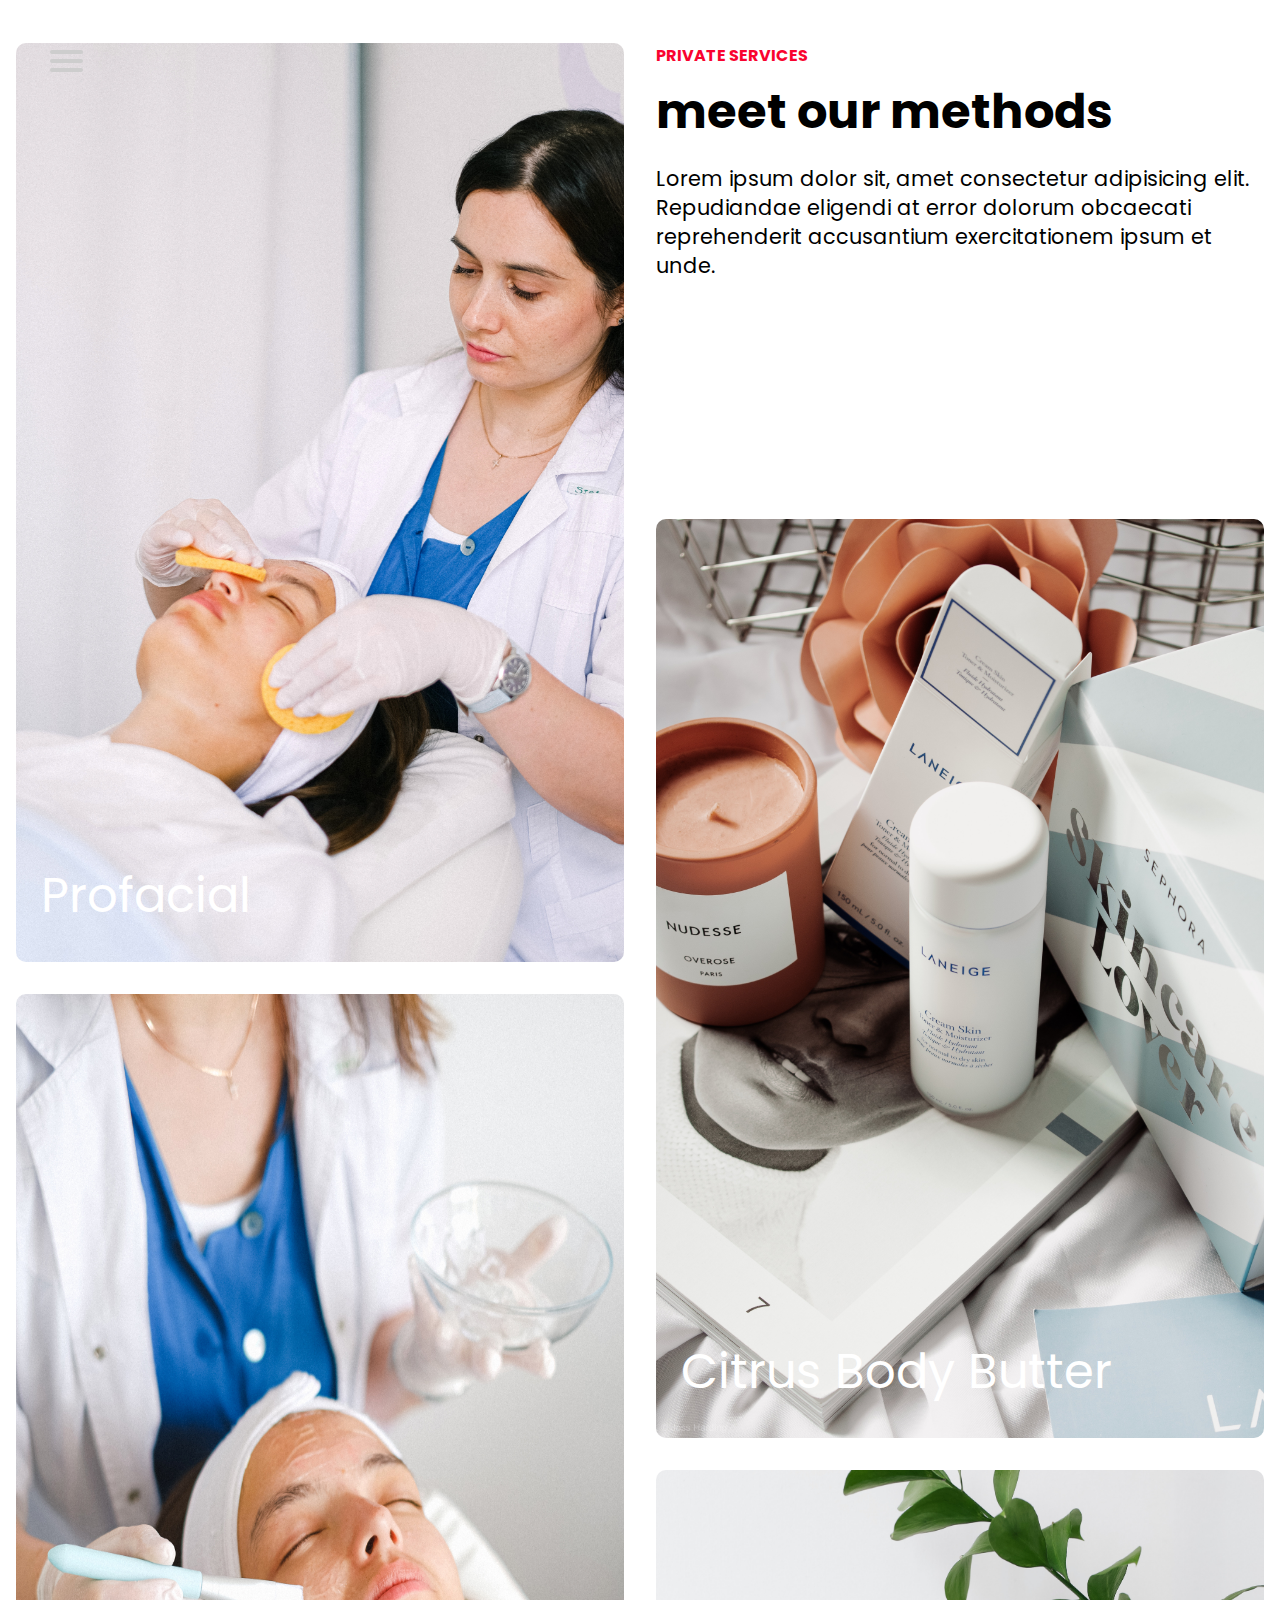
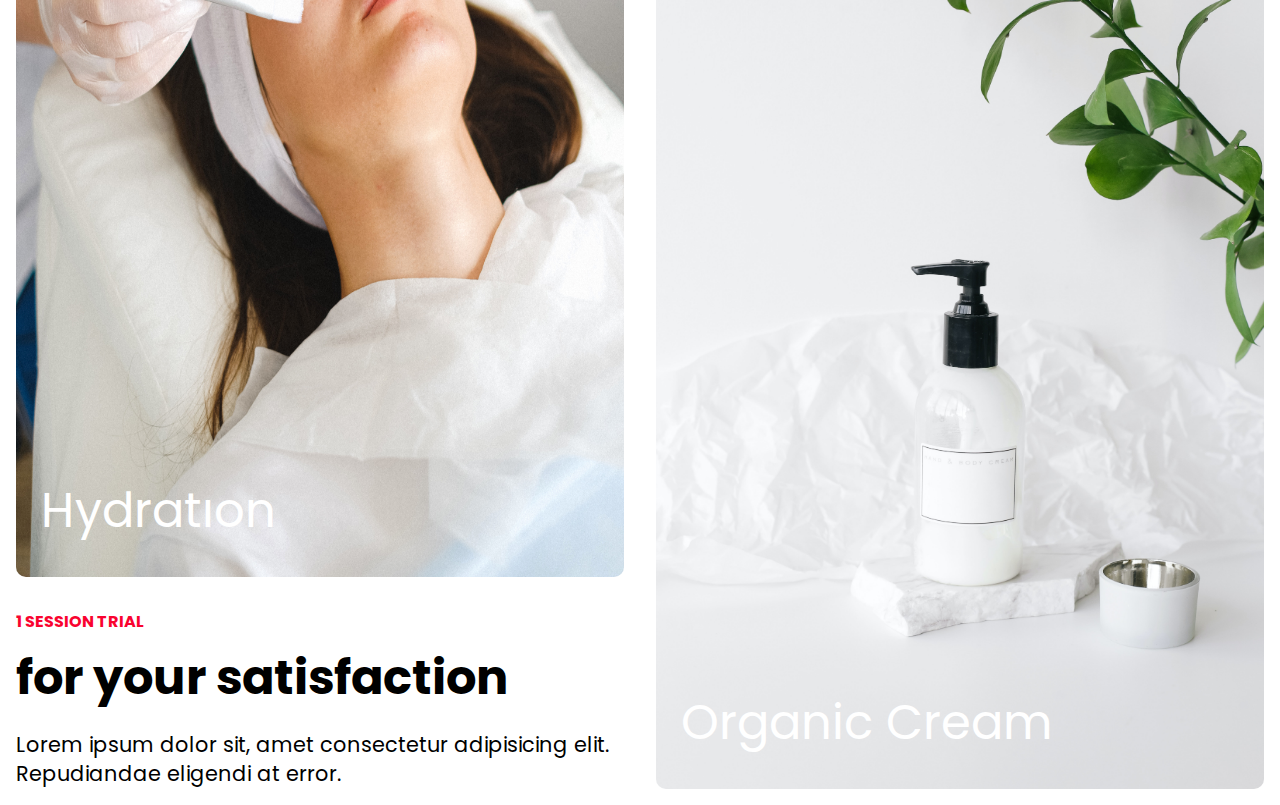
<file: beauty/about.html>
<!DOCTYPE html>
<html lang="en">
<head>
    <meta charset="UTF-8">
    <meta name="viewport" content="width=device-width, initial-scale=1.0">
    <title>Serendipity</title>
    <link rel="stylesheet" href="style.css" class="">
    <link rel="stylesheet" href="https://use.fontawesome.com/releases/v5.0.13/css/all.css" integrity="sha384-DNOHZ68U8hZfKXOrtjWvjxusGo9WQnrNx2sqG0tfsghAvtVlRW3tvkXWZh58N9jp" crossorigin="anonymous">
    <link rel="stylesheet" href="https://use.fontawesome.com/releases/v5.0.13/css/all.css" integrity="sha384-DNOHZ68U8hZfKXOrtjWvjxusGo9WQnrNx2sqG0tfsghAvtVlRW3tvkXWZh58N9jp" crossorigin="anonymous">
    <link rel="preconnect" href="https://fonts.gstatic.com">
<link href="https://fonts.googleapis.com/css2?family=Poppins&display=swap" rel="stylesheet">
</head>
<body>
    <nav role="navigation">
        <div id="menuToggle">
          <input type="checkbox" />
         
          <span></span>
          <span></span>
          <span></span>
          
          <ul id="menu">
            <a href="home.html"><li>Home</li></a>
            <a href="booking.html"><li>Booking</li></a>
            <a href="services.html"><li>Services</li></a>
            <a href="about.html"><li>About Us</li></a>
            <a href="contact.html"><li>Contact</li></a>
          </ul>
        </div>
    </nav>
   
    <div class="team">
        <div class="team_wrapper">
            <div class="team_text animation-team">
                <p class="topline"> private services</p>
                <h1>meet our methods</h1>
                <p class="team_desc">
                    Lorem ipsum dolor sit, amet consectetur adipisicing elit. 
                    Repudiandae eligendi at error dolorum obcaecati reprehenderit accusantium exercitationem ipsum et unde.
                </p>
            </div>
            <div class="team_text animation-team">
                <p class="topline">1 session trial </p>
                <h1>for your satisfaction</h1>
                <p class="team_desc">
                    Lorem ipsum dolor sit, amet consectetur adipisicing elit. 
                    Repudiandae eligendi at error.
                </p>
            </div>
            <div class="team_card animation-team">
                <p>Profacial </p>
                <img src="./pics/7.jpg" alt="person" class="team_img">
            </div>
            <div class="team_card animation-team">
                <p>Citrus Body Butter</p>
                <img src="./pics/18.jpg" alt="person" class="team_img">
            </div>
            <div class="team_card animation-team">
                <p>Hydratıon</p>
                <img src="./pics/12.jpg" alt="person" class="team_img">
            </div>
            <div class="team_card animation-team">
                <p>Organic Cream</p>
                <img src="./pics/99.jpg" alt="person" class="team_img">
            </div>
        </div>
    </div>

    <script src="app.js"></script>

</body>
</html>
</file>
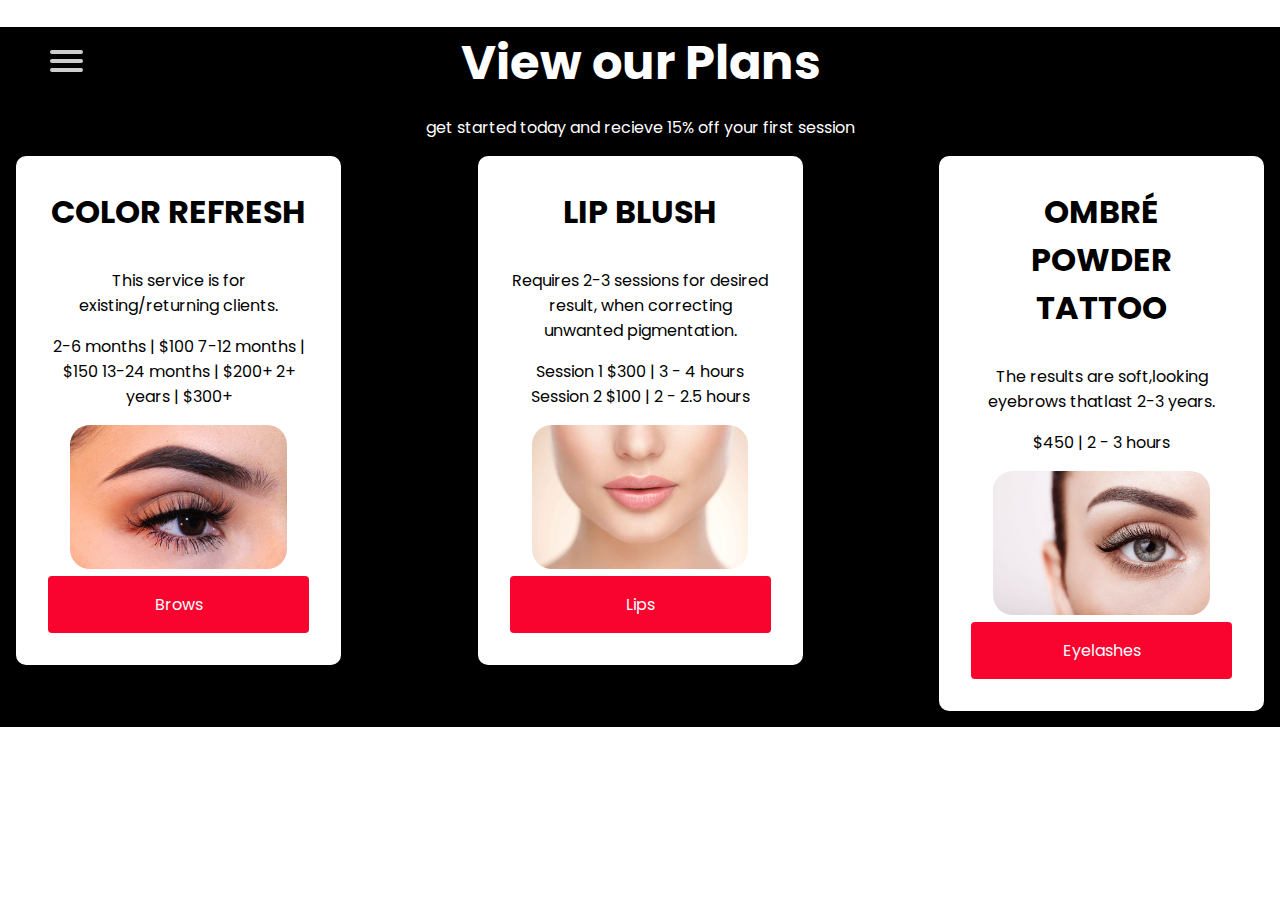
<file: beauty/booking.html>
<!DOCTYPE html>
<html lang="en">
<head>
    <meta charset="UTF-8">
    <meta name="viewport" content="width=device-width, initial-scale=1.0">
    <title>Serendipity</title>
    <link rel="stylesheet" href="style.css" class="">
    <link rel="stylesheet" href="https://use.fontawesome.com/releases/v5.0.13/css/all.css" integrity="sha384-DNOHZ68U8hZfKXOrtjWvjxusGo9WQnrNx2sqG0tfsghAvtVlRW3tvkXWZh58N9jp" crossorigin="anonymous">
    <link rel="stylesheet" href="https://use.fontawesome.com/releases/v5.0.13/css/all.css" integrity="sha384-DNOHZ68U8hZfKXOrtjWvjxusGo9WQnrNx2sqG0tfsghAvtVlRW3tvkXWZh58N9jp" crossorigin="anonymous">
    <link rel="preconnect" href="https://fonts.gstatic.com">
<link href="https://fonts.googleapis.com/css2?family=Poppins&display=swap" rel="stylesheet">
</head>
<body>
    <nav role="navigation">
        <div id="menuToggle">
          <input type="checkbox" />
         
          <span></span>
          <span></span>
          <span></span>
          
          <ul id="menu">
            <a href="home.html"><li>Home</li></a>
            <a href="booking.html"><li>Booking</li></a>
            <a href="services.html"><li>Services</li></a>
            <a href="about.html"><li>About Us</li></a>
            <a href="contact.html"><li>Contact</li></a>
          </ul>
        </div>
    </nav>
    
    <div class="membership">
        <h1 class="animate-membership">View our Plans</h1>
        <p class="memebership_desc animate-membership"> get started today and recieve 15% off your first session</p>
        <div class="membership_wrapper">
            <div class="membership_card animate-card">
                <div class="membership_tittle">
                    <i class="fas fa-heartbeat"></i>
                    <h3> COLOR REFRESH</h3>
            
                </div>
                <div class="membership_parks">
                    <p>This service is for existing/returning clients. </p>
                    <p>2-6 months | $100
                        7-12 months | $150
                        13-24 months | $200+
                        2+ years | $300+</p>
                    <img src="./pics/eye-brow.jpg" alt="" class="imgstart">
                </div>
                <a href="/" class="button">Brows</a>
            </div>
            <div class="membership_card animate-card">
                <div class="membership_tittle">
                    <i class="fas fa-heartbeat"></i>
                    <h3>LIP BLUSH </h3>
                </div>
                <div class="membership_parks">
                    <p>Requires 2-3 sessions for desired result, when correcting unwanted pigmentation.</p>
                    <p>Session 1 $300 | 3 - 4 hours
                        Session 2 $100 | 2 - 2.5 hours</p>
                    <img src="./pics/171015-lips.jpg" alt="" class="imgstart">
                </div>
                <a href="/" class="button">Lips</a>
            </div>        
            <div class="membership_card animate-card">
                <div class="membership_tittle">
                    <i class="fas fa-heartbeat"></i>
                    <h3>OMBRÉ POWDER TATTOO</h3>
                </div>
                <div class="membership_parks">
                    <p>The results are soft,looking eyebrows thatlast 2-3 years.</p>
                    <p>$450 | 2 - 3 hours</p>
                    <img src="./pics/8.+Eyelashes.jpg" alt="" class="imgstart">
                </div>
                <a href="/" class="button">Eyelashes</a>
            </div>
        </div>
    </div>
    

    <script src="app.js"></script>

</body>
</html>
</file>
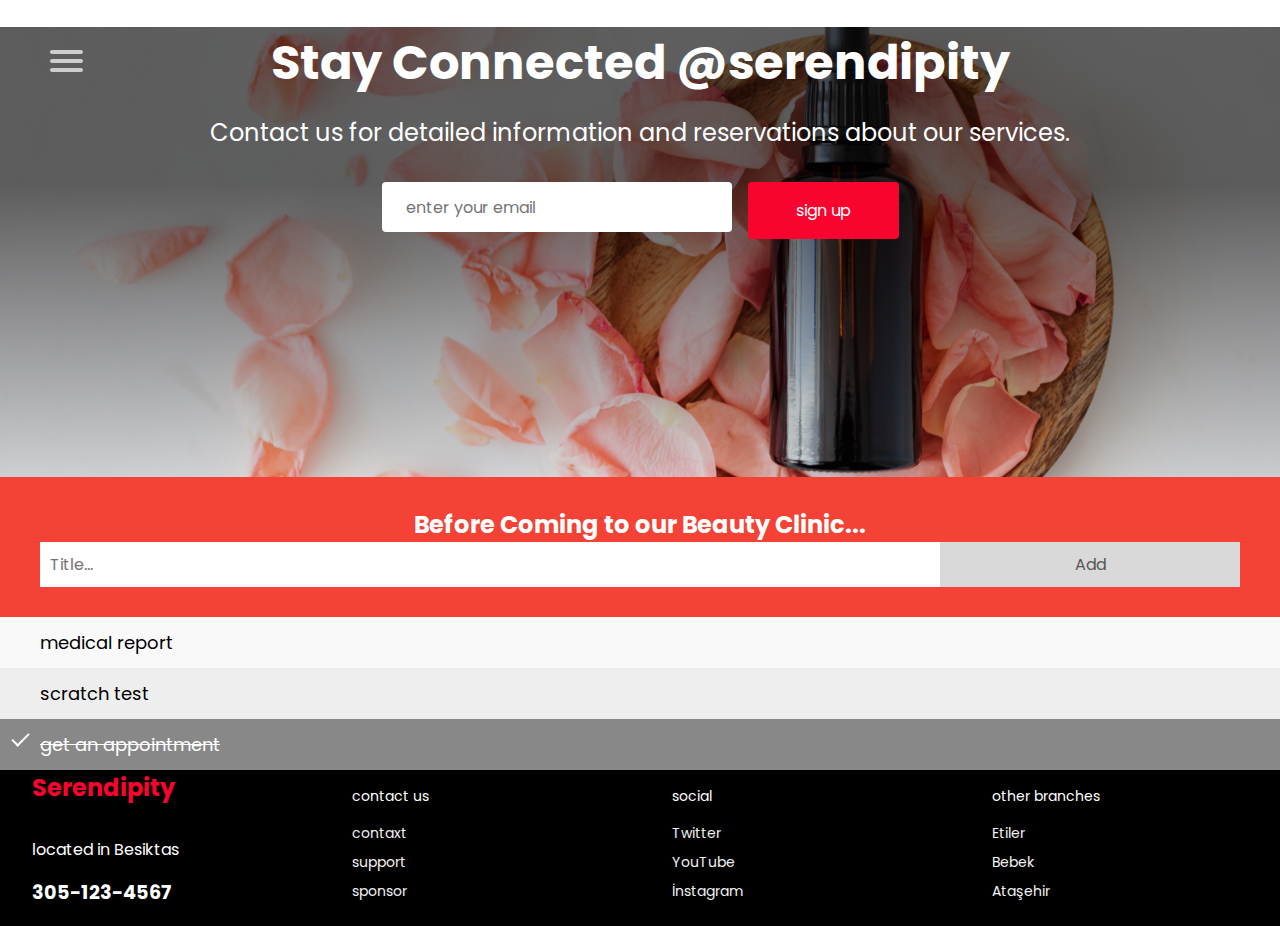
<file: beauty/contact.html>
<!DOCTYPE html>
<html lang="en">
<head>
    <meta charset="UTF-8">
    <meta name="viewport" content="width=device-width, initial-scale=1.0">
    <title>Serendipity</title>
    <link rel="stylesheet" href="style.css" class="">
    <link rel="stylesheet" href="https://use.fontawesome.com/releases/v5.0.13/css/all.css" integrity="sha384-DNOHZ68U8hZfKXOrtjWvjxusGo9WQnrNx2sqG0tfsghAvtVlRW3tvkXWZh58N9jp" crossorigin="anonymous">
    <link rel="stylesheet" href="https://use.fontawesome.com/releases/v5.0.13/css/all.css" integrity="sha384-DNOHZ68U8hZfKXOrtjWvjxusGo9WQnrNx2sqG0tfsghAvtVlRW3tvkXWZh58N9jp" crossorigin="anonymous">
    <link rel="preconnect" href="https://fonts.gstatic.com">
<link href="https://fonts.googleapis.com/css2?family=Poppins&display=swap" rel="stylesheet">
</head>
<body>
    <nav role="navigation">
        <div id="menuToggle">
          <input type="checkbox" />
         
          <span></span>
          <span></span>
          <span></span>
          
          <ul id="menu">
            <a href="home.html"><li>Home</li></a>
            <a href="booking.html"><li>Booking</li></a>
            <a href="services.html"><li>Services</li></a>
            <a href="about.html"><li>About Us</li></a>
            <a href="contact.html"><li>Contact</li></a>
          </ul>
        </div>
    </nav>
  
    <div class="email">
        <div class="email_content">
            <h1 class="animate-email">Stay Connected @serendipity </h1>
            <p class="animate-email">Contact us for detailed information and reservations about our services.</p>
            <form action="#" class="animate-email">
                <div class="form_wrap">
                    <label for="email">
                        <input type="email" placeholder="enter your email" id="email">
                    </label>
                    <button class="button" type="submit">sign up</button>
                </div>
            </form>
        </div>
    </div>
    <div id="myDIV" class="header">
        <h2>Before Coming to our Beauty Clinic...</h2>
        <input type="text" id="myInput" placeholder="Title...">
        <span onclick="newElement()" class="addBtn">Add</span>
      </div>
      
      <ul id="myUL">
        <li>medical report</li> 
        <li>scratch test</li>
        <li class="checked">get an appointment</li>
      </ul>
    <div class="footer">
        <div class="footer_wrapper">
            <div class="footer_desc">
                <h1>Serendipity</h1>
                <p>located in Besiktas</p>
                <p id="phone">305-123-4567</p>
            </div>
            <div class="footer_links">
                <div class="footer_tittle">contact us</div>
                <a href="/contact.html" class="footer_link">contaxt</a>
                <a href="/contact.html" class="footer_link">support</a>
                <a href="/contact.html" class="footer_link">sponsor</a>
            </div>
 
        </div>
        <div class="footer_wrapper">
         <div class="footer_links">
             <div class="footer_tittle">social</div>
             <a href="/contact.html" class="footer_link">Twitter</a>
             <a href="/contact.html" class="footer_link">YouTube</a>
             <a href="/contact.html" class="footer_link">İnstagram</a>
         </div>
         <div class="footer_links">
             <div class="footer_tittle">other branches</div>
             <a href="/contact.html" class="footer_link">Etiler</a>
             <a href="/contact.html" class="footer_link">Bebek</a>
             <a href="/contact.html" class="footer_link">Ataşehir</a>
         </div>
        </div>
    </div>

    <script src="app.js"></script>

</body>
</html>
</file>
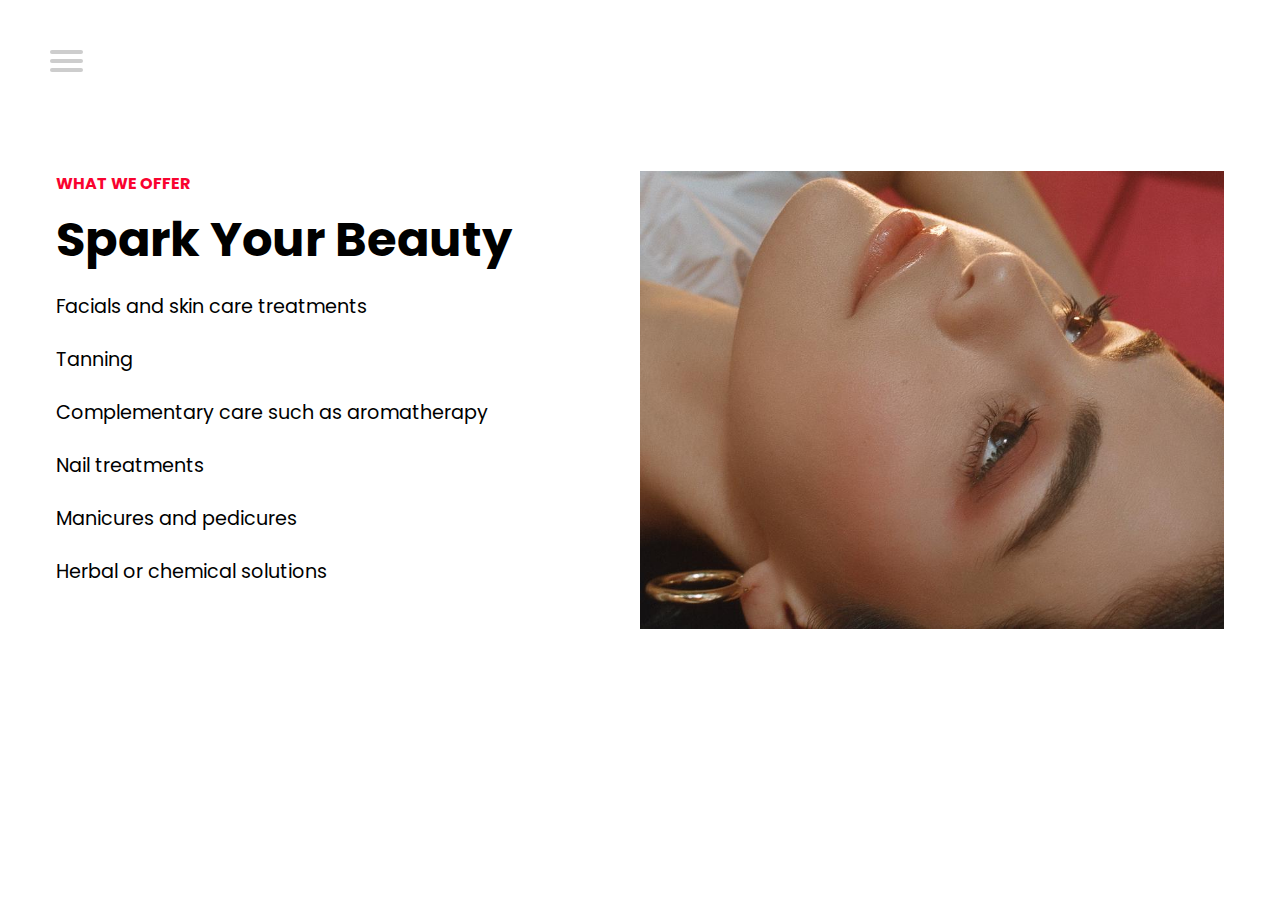
<file: beauty/services.html>
<!DOCTYPE html>
<html lang="en">
<head>
    <meta charset="UTF-8">
    <meta name="viewport" content="width=device-width, initial-scale=1.0">
    <title>Serendipity</title>
    <link rel="stylesheet" href="style.css" class="">
    <link rel="stylesheet" href="https://use.fontawesome.com/releases/v5.0.13/css/all.css" integrity="sha384-DNOHZ68U8hZfKXOrtjWvjxusGo9WQnrNx2sqG0tfsghAvtVlRW3tvkXWZh58N9jp" crossorigin="anonymous">
    <link rel="stylesheet" href="https://use.fontawesome.com/releases/v5.0.13/css/all.css" integrity="sha384-DNOHZ68U8hZfKXOrtjWvjxusGo9WQnrNx2sqG0tfsghAvtVlRW3tvkXWZh58N9jp" crossorigin="anonymous">
    <link rel="preconnect" href="https://fonts.gstatic.com">
<link href="https://fonts.googleapis.com/css2?family=Poppins&display=swap" rel="stylesheet">
</head>
<body>
    <nav role="navigation">
        <div id="menuToggle">
          <input type="checkbox" />
         
          <span></span>
          <span></span>
          <span></span>
          
          <ul id="menu">
            <a href="home.html"><li>Home</li></a>
            <a href="booking.html"><li>Booking</li></a>
            <a href="services.html"><li>Services</li></a>
            <a href="about.html"><li>About Us</li></a>
            <a href="contact.html"><li>Contact</li></a>
          </ul>
        </div>
    </nav>
   
    <div class="services">
        <div class="services_container">
            <div>
                <p class="topline animate-services">what we offer</p>
                <h1 class="services_heading animate-services">Spark Your Beauty</h1>
                <div class="services_features">
                    <p class="services_feature animate-services"><i class="fab fa-gratipay"></i></i>Facials and skin care treatments </p>
                    <p class="services_feature animate-services"><i class="fab fa-gratipay"></i></i>Tanning</p>
                    <p class="services_feature animate-services"><i class="fab fa-gratipay"></i></i>Complementary care such as aromatherapy</p>
                    <p class="services_feature animate-services"><i class="fab fa-gratipay"></i></i>Nail treatments </p>
                    <p class="services_feature animate-services"><i class="fab fa-gratipay"></i></i>Manicures and pedicures</p>
                    <p class="services_feature animate-services"><i class="fab fa-gratipay"></i></i>Herbal or chemical solutions</p>
                </div>
            </div>
            <div>
                <img src="./pics/sel.jpg" alt="" class="services_img animate-img">
            </div>
        </div>
    </div>
 
    <script src="app.js"></script>

</body>
</html>
</file>
<file: beauty/style.css>
:root{
    --red: #f9032f;
    --black:#000;
    --white: #fff;
}
*{
    box-sizing: border-box;
    margin: 0;
    padding: 0;
    font-family: 'Poppins', sans-serif;
}
body
{
  margin: 0;
  padding: 0;
  
}

.navbar{
    background: var(--black);
    height: 60px;
    padding: 0.5rem calc((100vw - 1200px)/ 2);
    display: flex;
    justify-content: space-between;
    align-items: center;
    position: relative;

}
.navbar_logo{
    color: var(--white);
    text-decoration: none;
    padding-left: 1rem;
    font-size: 1.5rem;
}
.navbar_link{
    color: var(--white);
    text-decoration: none;
    padding: 0rem 1rem;
}
.navbar_link:hover{
    color: var(--red);

}
@media screen and (max-width: 768px){
    body.active{
        overflow-y: hidden;
        overflow-x: hidden;
    }
    .navbar_link{
        display: none;
        align-items: center;
        justify-content: center;
    }
    .navbar_menu{
        display: grid;
        grid-template-columns: 1fr;
        grid-template-rows: repeat(4, 100px);
        position: absolute;
        width: 100%;
        top: -1000px;
    }
    .navbar_menu.active{
        top: 100%;
        opacity: 1;
        z-index: 99;
        height: 100vh;
        font-size: 1.5rem;
        background: var(--black);
    }
    .navbar_toggle.bar{
        width: 25px;
        height: 3px;
        margin:  5px auto;
        transition: all 0.3s ease-in-out;
        background: var(--white);
        display: block;
        cursor: pointer;

    }
    #mobile-menu{
        position: absolute;
        top: 15%;
        right: 5%;
        transform: translate(5%,20%);

    }
    #mobile-menu.is-active.bar:nth-child(2){
        opacity: 0;

    }
    #mobile-menu.is-active.bar:nth-child(1){
        transform: translateY(8px) rotate(45deg);
        
    }
    #mobile-menu.is-active.bar:nth-child(3){
        transform: translateY(-8px) rotate(-45deg);
        
    }
}
.hero{
    background: linear-gradient(to right,rgba(0,0,0,0.2),rgba(0,0,0,0.5)), url('./pics/bll.jpg');
    height: 100vh;
    background-position: center;
    background-size: cover;
    padding: 0.5rem calc((100vw - 1200px)/ 2);
    display: flex;
    justify-content: flex-start;
    align-items: center;

}
.hero_content{
    color: var(--white);
    padding: 3rem 1rem;
    line-height: 1;
    
}
.hero_content h1{
    font-size: clamp(3rem, 8vw- 7rem);
    text-transform: uppercase;
    margin-bottom: 0.5rem;
    
}
.hero_content p{
    font-size: clamp(1rem, 4vw, 2.5rem);
    margin-bottom: 3rem;
}
.button{
    padding: 1rem 3rem;
    border: none;
    background: var(--red);
    color: var(--white);
    font-size: 1rem;
    cursor: pointer;
    outline: none;
    transition: 0.3s ease;
    text-decoration: none;
    border-radius: 4px;


}
.button:hover{
    background: var(--black);
}

/*services*/
.services{
    padding: 8rem calc((100vw - 1200px)/2);

}
.services_container{
    display: grid;
    grid-template-columns: 1fr 1fr;
    padding: 1rem;
}
.services_img{
    width: 100%;
    height: 100%;
}
.topline{
    color: var(--red);
    text-transform: uppercase;
    font-weight: bold;
    margin-bottom: 0.5rem;
}
.services_heading{
    margin-bottom: 1rem;
    font-size: clamp(2rem, 6vw, 3rem);

}
.services_features{
    list-style: none;
}
.services_feature{
    margin-bottom: 1.5rem;
    font-size: clamp(1rem, 5vw, 1.2rem);
}
.fas fa-check-square{
    margin-right: 0.5rem;
    color: var(--red);
}
@media screen and (max-width:768px){
    .services_container{
        grid-template-columns: 1fr;
    }

}
/*membership*/
.membership{
    background: var(--black);
    color: var(--white);
    padding: 6rem calc ((100vw- 1100px) / 2) ;
    text-align: center;

}
.imgstart{
    width: 83%;
    height: 60%;
    padding: 3;
    border-radius: 20px;
}
.imgstart:hover{
    transform: 5s;
    opacity: 0.9;

}
.membership h1{
    margin-bottom: 1rem;
    font-size: clamp(2rem, 5vw, 3rem);
    padding:0 1rem ;
}
.membership_desc{
    margin-bottom: 3rem;
    font-size: clamp(1rem, 3vw, 1.5rem);
    padding: 1rem;
}
.membership_wrapper{
    display: flex;
    justify-content: space-between;
    align-items: flex-start;
    padding: 1rem;
}
.membership_card{
    padding: 2rem;
    min-height: 450px;
    width: 325px;
    background: var(--white);
    color: var(--black);
    border-radius: 10px;
    display: flex;
    flex-direction: column;
    justify-content: space-between;
}
.membership_parks{
    min-height: 150px;

}
.membership_card p{
    margin-bottom: 1rem;
}
.card-icon{
    font-size: 3rem;
    margin-bottom: 2rem;
    color: var(--red);
}
.membership_card h3{
    font-size: clamp(1rem, 5vw, 2rem);
    margin-bottom: 2rem;
}
@media screen and (max-width: 1100px) {
    .membership_wrapper{
        flex-direction: column;
        align-items: center;
    }
    .membership_card{
        width: 90%;
        margin-bottom: 2rem;
    }
    
}
.team{
    padding: 8rem calc((100vw- 1100px)/ 2);
}
.team_wrapper{
    display: grid;
    grid-template-columns: 1fr 1fr;
    grid-template-rows: repeat(auto, 50px);

}
.team_card{
    margin: 1rem;
    border-radius: 10px;
    position: relative;

}
.team_text{
    padding: 1rem;
}
.team_text h1{
    margin-bottom: 1rem;
    font-size: 3rem;
}
.team_desc{
    font-size: clamp(1rem,3vw,1.3rem);
    line-height: 1.4;
}
.team_card p{
    position: absolute;
    bottom: 30px;
    color: var(--white);
    left: 25px;
    font-size: 3rem;
}
.team_img{
    width: 100%;
    height: 100%;
    border-radius: 10px;
}
.team_text:nth-child(1){
    grid-row: 1/3;
    grid-column: 2/3;

}
.team_text:nth-child(2){
    grid-row: 5/6;
    grid-column: 1/2;
}
.team_card:nth-child(3){
    grid-row: 1/3;
    grid-column: 1/2;
}

.team_card:nth-child(4){
    grid-row: 2/4;
    grid-column: 2/3;
}
.team_card:nth-child(5){
    grid-row: 3/5;
    grid-column: 1/2;
}
.team_card:nth-child(6){
    grid-row: 4/6;
    grid-column: 2/3;
}
@media screen and (max-width: 768px) {
    .team_wrapper{
        grid-template-columns: 1fr;
        grid-template-rows: auto;
    }
    .team_text:nth-child(1){
        grid-row: 1/2;
        grid-column: 1/2;
    
    }
    .team_text:nth-child(2){
        grid-row: 6/7;
        grid-column: 1/2;
    }
    .team_card:nth-child(3){
        grid-row: 3/4;
        grid-column: 1/2;
    }
    
    .team_card:nth-child(4){
        grid-row: 4/5;
        grid-column: 1/2;
    }
    .team_card:nth-child(5){
        grid-row: 5/6;
        grid-column: 1/2;
    }
    .team_card:nth-child(6){
        grid-row: 2/3;
        grid-column: 1/2;
    }
}

.email{
    background: linear-gradient(
    180deg,
    rgba(0,0,0,0.6) 0% ,
    rgba(0,0,0,0.6) 35%,
    rgba(0,0,0,0.1) 100% 
    ),
     url('./pics/19.jpg') no-repeat center;
     background-size: cover;
     height: 450px;
     width: 100%;
     padding: 5rem calc((100vw- 1300px)/ 2);
     color: var(--white);
     justify-content: center;
     align-items: center;
}


.email_content{
    display: flex;
    flex-direction: column;
    align-items: center;
}
.email_content h1{
    text-align: center;
    margin-bottom: 1rem;
    font-size: clamp(1rem,5vw,3rem);
    padding: 0 1rem;
}
.email_content p{
    text-align: center;
    font-size: clamp(1rem, 2.5vw,1.5rem);
    padding: 0 1rem;
    margin-bottom: 2rem;
}
form{
    z-index: 10;
}
.form_wrap input{
    padding: 1rem 1.5rem;
    outline: none;
    width: 350px;
    height: 50px;
    border: none;
    margin-right: 1rem;
    border-radius: 4px;
}
@media screen and (max-width: 768px){
    .form_wrap{
        display: flex;
        flex-direction: column;
        padding: 0 1rem;
    }
    .form_wrap input{
        margin-bottom: 1rem;
        width: 100%;
        margin-right: 0;
    }
    button{
        width: 100%;
        min-width: 350px;

    }

}
@media screen and (max-width: 400px){
    button{
        width: 100%;
        min-width: 250px;
    }
}

.footer{
    padding: 5rem calc((100vw- 100px)/2);
    display: grid;
    grid-template-columns: repeat(2,1fr);
    color: var(--white);
    background: var(--black);
}
.footer_desc{
    padding: 0 2rem;
}
.footer_desc h1{
    margin-bottom: 2rem;
    color: var(--red);
    font-size: 1.5rem;
}
.footer_desc p{
    margin-bottom: 1rem;
}
#phone {
    font-weight: bold;
    font-size: 1.2rem;
}

.footer_wrapper{
    display: grid;
    grid-template-columns: repeat(2, 1fr);
}
.footer_links{
    display: flex;
    flex-direction: column;
    align-items: flex-start;
    padding: 1rem 2rem;
}
.footer_tittle{
    font-size: 14px;
    margin-bottom: 16px;

}
.footer_link{
    text-decoration: none;
    color: rgb(242, 242, 242);
    font-size: 14px;
    margin-bottom: 0.5rem;
    transition: 0.3s ease-in-out;
}

.footer_link:hover{
    color: var(--red);
}
@media screen and (max-width: 820px) {
    .footer_wrapper{
        grid-template-columns: 1fr;
    }

}
@media screen and (max-width: 400px) {
    .footer_desc{
        padding: 1rem;
    }
    .footer_links{
        padding: 1rem;
    }
}

ul {
    margin: 0;
    padding: 0;
  }
  
  /* Style the list items */
  ul li {
    cursor: pointer;
    position: relative;
    padding: 12px 8px 12px 40px;
    background: #eee;
    font-size: 18px;
    transition: 0.2s;
  
    /* make the list items unselectable */
    -webkit-user-select: none;
    -moz-user-select: none;
    -ms-user-select: none;
    user-select: none;
  }
  
  /* Set all odd list items to a different color (zebra-stripes) */
  ul li:nth-child(odd) {
    background: #f9f9f9;
  }
  
  /* Darker background-color on hover */
  ul li:hover {
    background: #ddd;
  }
  
  /* When clicked on, add a background color and strike out text */
  ul li.checked {
    background: #888;
    color: #fff;
    text-decoration: line-through;
  }
  
  /* Add a "checked" mark when clicked on */
  ul li.checked::before {
    content: '';
    position: absolute;
    border-color: #fff;
    border-style: solid;
    border-width: 0 2px 2px 0;
    top: 10px;
    left: 16px;
    transform: rotate(45deg);
    height: 15px;
    width: 7px;
  }
  
  /* Style the close button */
  .close {
    position: absolute;
    right: 0;
    top: 0;
    padding: 12px 16px 12px 16px;
  }
  
  .close:hover {
    background-color: #f44336;
    color: white;
  }
  
  /* Style the header */
  .header {
    background-color: #f44336;
    padding: 30px 40px;
    color: white;
    text-align: center;
  }
  
  /* Clear floats after the header */
  .header:after {
    content: "";
    display: table;
    clear: both;
  }
  
  /* Style the input */
  input {
    margin: 0;
    border: none;
    border-radius: 0;
    width: 75%;
    padding: 10px;
    float: left;
    font-size: 16px;
  }
  
  /* Style the "Add" button */
  .addBtn {
    padding: 10px;
    width: 25%;
    background: #d9d9d9;
    color: #555;
    float: left;
    text-align: center;
    font-size: 16px;
    cursor: pointer;
    transition: 0.3s;
    border-radius: 0;
  }
  
  .addBtn:hover {
    background-color: #bbb;
  }

  
#menuToggle{
  display: block;
  position: relative;
  top: 50px;
  left: 50px;
  
  z-index: 1;
  
  -webkit-user-select: none;
  user-select: none;
}

#menuToggle a{
  text-decoration: none;
  color: #232323;
  
  transition: color 0.3s ease;
}

#menuToggle a:hover{
  color: tomato;
}


#menuToggle input{
  display: block;
  width: 40px;
  height: 32px;
  position: absolute;
  top: -7px;
  left: -5px;
  
  cursor: pointer;
  
  opacity: 0; /* hide this */
  z-index: 2; /* and place it over the hamburger */
  
  -webkit-touch-callout: none;
}

#menuToggle span{
  display: block;
  width: 33px;
  height: 4px;
  margin-bottom: 5px;
  position: relative;
  
  background: #cdcdcd;
  border-radius: 3px;
  
  z-index: 1;
  
  transform-origin: 4px 0px;
  
  transition: transform 0.5s cubic-bezier(0.77,0.2,0.05,1.0),
              background 0.5s cubic-bezier(0.77,0.2,0.05,1.0),
              opacity 0.55s ease;
}

#menuToggle span:first-child{
  transform-origin: 0% 0%;
}

#menuToggle span:nth-last-child(2){
  transform-origin: 0% 100%;
}

#menuToggle input:checked ~ span{
  opacity: 1;
  transform: rotate(45deg) translate(-2px, -1px);
  background: #232323;
}

#menuToggle input:checked ~ span:nth-last-child(3){
  opacity: 0;
  transform: rotate(0deg) scale(0.2, 0.2);
}


#menuToggle input:checked ~ span:nth-last-child(2){
  transform: rotate(-45deg) translate(0, -1px);
}

#menu{
  position: absolute;
  width: 300px;
  margin: -100px 0 0 -50px;
  padding: 50px;
  padding-top: 125px;
  
  background: #ededed;
  list-style-type: none;
  -webkit-font-smoothing: antialiased;
  
  
  transform-origin: 0% 0%;
  transform: translate(-100%, 0);
  
  transition: transform 0.5s cubic-bezier(0.77,0.2,0.05,1.0);
}

#menu li{
  padding: 10px 0;
  font-size: 22px;
}

#menuToggle input:checked ~ ul{
  transform: none;
}
</file>
